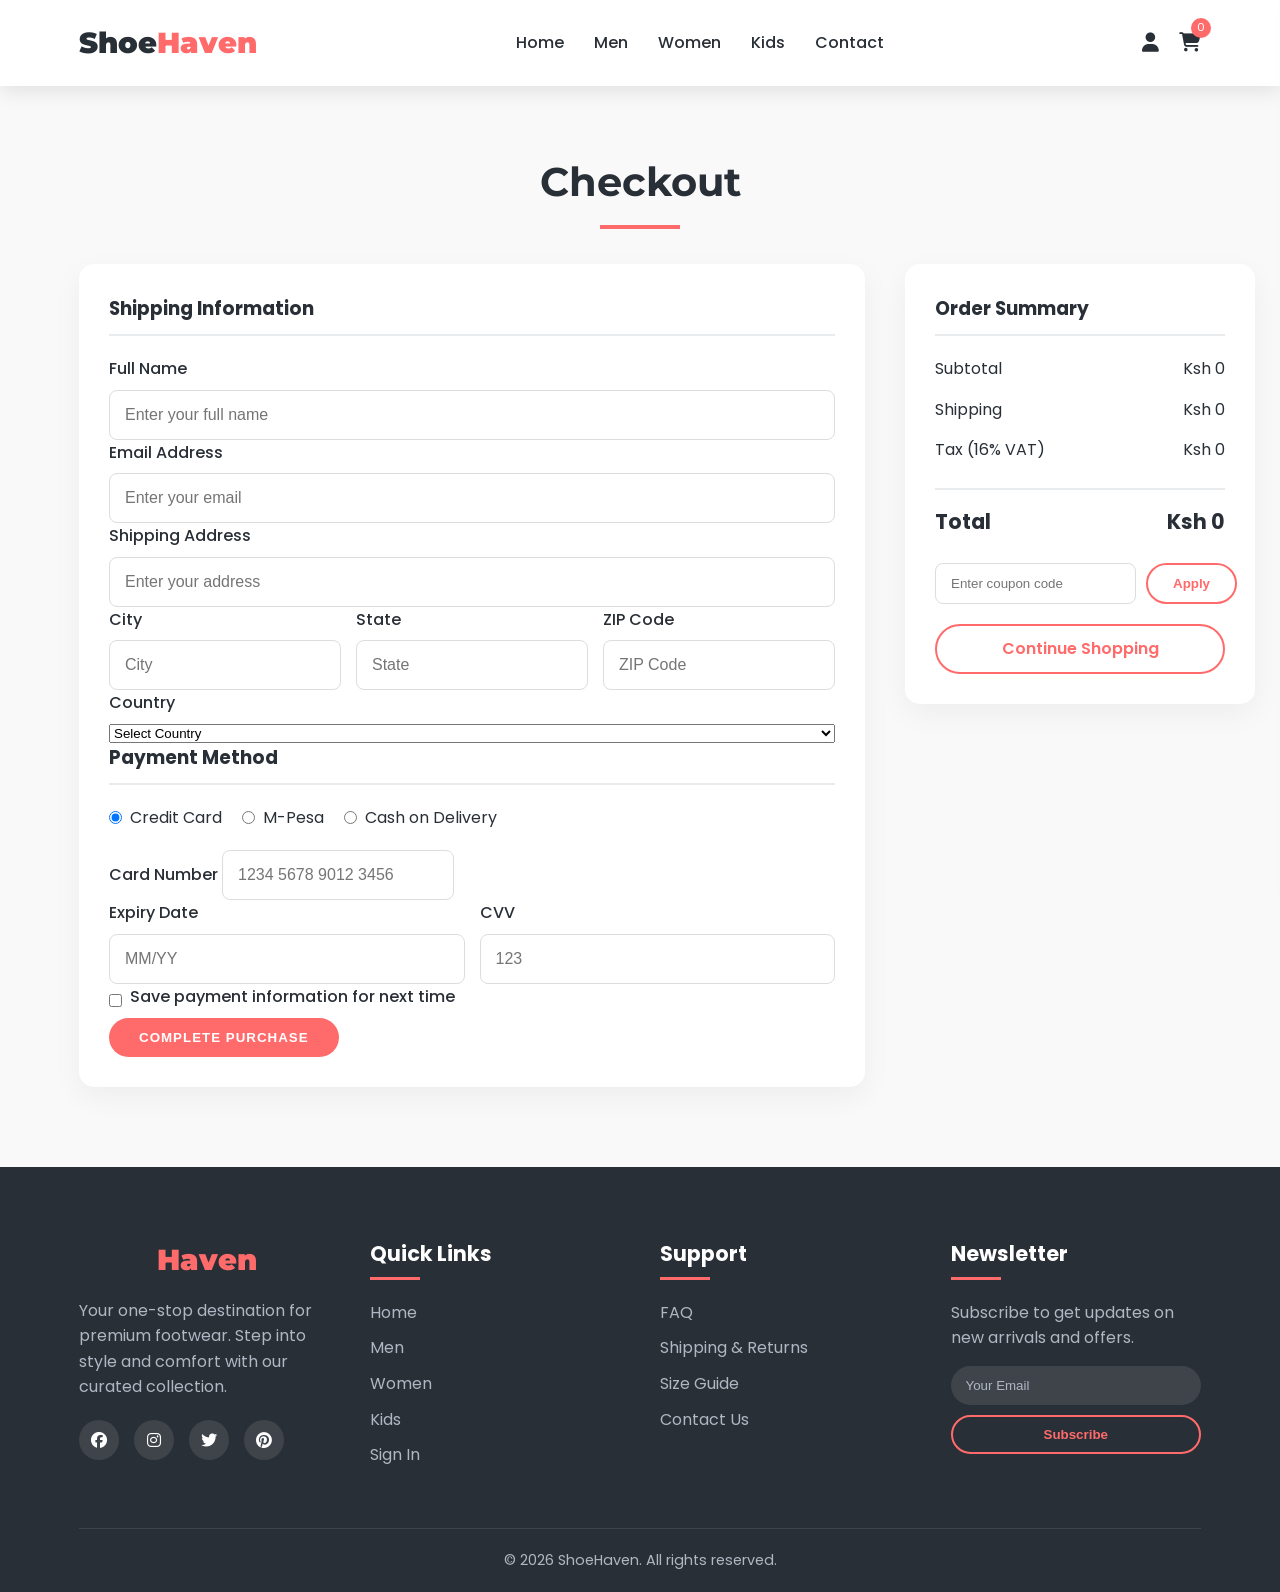
<file: checkout.html>
<!DOCTYPE html>
<html lang="en">
<head>
    <meta charset="UTF-8">
    <meta name="viewport" content="width=device-width, initial-scale=1.0">
    <title>Checkout - ShoeHaven</title>
    <link rel="stylesheet" href="https://cdnjs.cloudflare.com/ajax/libs/font-awesome/6.4.0/css/all.min.css">
    <link href="https://fonts.googleapis.com/css2?family=Poppins:wght@300;400;500;600;700&family=Montserrat:wght@700;800;900&display=swap" rel="stylesheet">
    <link rel="stylesheet" href="css/style.css">
    <link rel="stylesheet" href="css/responsive.css">
</head>
<body>
    <!-- Navigation -->
    <header>
        <nav class="navbar">
            <div class="container">
                <a href="index.html" class="logo">Shoe<span>Haven</span></a>
                
                <ul class="nav-menu">
                    <li><a href="index.html">Home</a></li>
                    <li><a href="men.html">Men</a></li>
                    <li><a href="women.html">Women</a></li>
                    <li><a href="kids.html">Kids</a></li>
                    <li><a href="#contact">Contact</a></li>
                </ul>
                
                <div class="nav-icons">
                    <a href="signin.html" class="user-icon"><i class="fas fa-user"></i></a>
                    <a href="#" class="cart-icon" id="cartIcon">
                        <i class="fas fa-shopping-cart"></i>
                        <span class="cart-count" id="cartCount">0</span>
                    </a>
                    <button class="hamburger" id="hamburger">
                        <i class="fas fa-bars"></i>
                    </button>
                </div>
            </div>
        </nav>
    </header>

    <!-- Checkout Section -->
    <section class="checkout-container">
        <div class="container">
            <h2 class="section-title">Checkout</h2>
            
            <div class="checkout-grid">
                <!-- Checkout Form -->
                <div class="checkout-form">
                    <form id="checkoutForm">
                        <h3>Shipping Information</h3>
                        
                        <div class="form-group">
                            <label for="fullName">Full Name</label>
                            <input type="text" id="fullName" placeholder="Enter your full name" required>
                        </div>
                        
                        <div class="form-group">
                            <label for="email">Email Address</label>
                            <input type="email" id="email" placeholder="Enter your email" required>
                        </div>
                        
                        <div class="form-group">
                            <label for="address">Shipping Address</label>
                            <input type="text" id="address" placeholder="Enter your address" required>
                        </div>
                        
                        <div class="form-row">
                            <div class="form-group">
                                <label for="city">City</label>
                                <input type="text" id="city" placeholder="City" required>
                            </div>
                            
                            <div class="form-group">
                                <label for="state">State</label>
                                <input type="text" id="state" placeholder="State" required>
                            </div>
                            
                            <div class="form-group">
                                <label for="zip">ZIP Code</label>
                                <input type="text" id="zip" placeholder="ZIP Code" required>
                            </div>
                        </div>
                        
                        <div class="form-group">
                            <label for="country">Country</label>
                            <select id="country" required>
                                <option value="">Select Country</option>
                                <option value="KE">Kenya</option>
                                <option value="TZ">Tanzania</option>
                                <option value="UG">Uganda</option>
                                <option value="RW">Rwanda</option>
                            </select>
                        </div>
                        
                        <h3>Payment Method</h3>
                        
                        <div class="payment-methods">
                            <div class="payment-option">
                                <input type="radio" id="creditCard" name="payment" value="credit" checked>
                                <label for="creditCard">Credit Card</label>
                            </div>
                            
                            <div class="payment-option">
                                <input type="radio" id="mpesa" name="payment" value="mpesa">
                                <label for="mpesa">M-Pesa</label>
                            </div>
                            
                            <div class="payment-option">
                                <input type="radio" id="cashOnDelivery" name="payment" value="cash">
                                <label for="cashOnDelivery">Cash on Delivery</label>
                            </div>
                        </div>
                        
                        <div class="form-group" id="cardDetails">
                            <label for="cardNumber">Card Number</label>
                            <input type="text" id="cardNumber" placeholder="1234 5678 9012 3456">
                        </div>
                        
                        <div class="form-row" id="cardExpiryCvv">
                            <div class="form-group">
                                <label for="expiry">Expiry Date</label>
                                <input type="text" id="expiry" placeholder="MM/YY">
                            </div>
                            
                            <div class="form-group">
                                <label for="cvv">CVV</label>
                                <input type="text" id="cvv" placeholder="123">
                            </div>
                        </div>
                        
                        <div class="form-group" id="mpesaNumber" style="display: none;">
                            <label for="phoneNumber">M-Pesa Phone Number</label>
                            <input type="text" id="phoneNumber" placeholder="07XX XXX XXX">
                        </div>
                        
                        <div class="form-group">
                            <div class="remember-me">
                                <input type="checkbox" id="saveInfo">
                                <label for="saveInfo">Save payment information for next time</label>
                            </div>
                        </div>
                        
                        <button type="submit" class="btn-primary">Complete Purchase</button>
                    </form>
                </div>
                
                <!-- Order Summary -->
                <div class="checkout-summary">
                    <h3>Order Summary</h3>
                    
                    <div class="checkout-summary-items">
                        <!-- Order items will be loaded via JS -->
                    </div>
                    
                    <div class="summary-item">
                        <span>Subtotal</span>
                        <span id="checkoutSubtotal">Ksh 0</span>
                    </div>
                    
                    <div class="summary-item">
                        <span>Shipping</span>
                        <span id="checkoutShipping">Ksh 0</span>
                    </div>
                    
                    <div class="summary-item">
                        <span>Tax (16% VAT)</span>
                        <span id="checkoutTax">Ksh 0</span>
                    </div>
                    
                    <div class="summary-total">
                        <span>Total</span>
                        <span id="checkoutTotal">Ksh 0</span>
                    </div>
                    
                    <div class="coupon">
                        <input type="text" placeholder="Enter coupon code">
                        <button class="btn-secondary">Apply</button>
                    </div>
                    
                    <a href="index.html" class="btn-secondary" style="display: block; text-align: center; margin-top: 20px;">Continue Shopping</a>
                </div>
            </div>
        </div>
    </section>

    <!-- Footer -->
    <footer>
        <div class="container">
            <div class="footer-content">
                <div class="footer-col">
                    <a href="index.html" class="logo">Shoe<span>Haven</span></a>
                    <p>Your one-stop destination for premium footwear. Step into style and comfort with our curated collection.</p>
                    <div class="social-icons">
                        <a href="#"><i class="fab fa-facebook"></i></a>
                        <a href="#"><i class="fab fa-instagram"></i></a>
                        <a href="#"><i class="fab fa-twitter"></i></a>
                        <a href="#"><i class="fab fa-pinterest"></i></a>
                    </div>
                </div>
                <div class="footer-col">
                    <h3>Quick Links</h3>
                    <ul>
                        <li><a href="index.html">Home</a></li>
                        <li><a href="men.html">Men</a></li>
                        <li><a href="women.html">Women</a></li>
                        <li><a href="kids.html">Kids</a></li>
                        <li><a href="signin.html">Sign In</a></li>
                    </ul>
                </div>
                <div class="footer-col">
                    <h3>Support</h3>
                    <ul>
                        <li><a href="#">FAQ</a></li>
                        <li><a href="#">Shipping & Returns</a></li>
                        <li><a href="#">Size Guide</a></li>
                        <li><a href="#">Contact Us</a></li>
                    </ul>
                </div>
                <div class="footer-col">
                    <h3>Newsletter</h3>
                    <p>Subscribe to get updates on new arrivals and offers.</p>
                    <form id="newsletterForm">
                        <input type="email" placeholder="Your Email" required>
                        <button type="submit" class="btn-secondary">Subscribe</button>
                    </form>
                </div>
            </div>
            <div class="footer-bottom">
                <p>&copy; 2026 ShoeHaven. All rights reserved.</p>
            </div>
        </div>
    </footer>

    <!-- Cart Sidebar -->
    <div class="cart-sidebar" id="cartSidebar">
        <div class="cart-header">
            <h3>Your Cart</h3>
            <button class="close-cart" id="closeCart"><i class="fas fa-times"></i></button>
        </div>
        <div class="cart-items" id="cartItems">
            <!-- Cart items will be loaded here -->
        </div>
        <div class="cart-footer">
            <div class="cart-total">
                <span>Total:</span>
                <span id="cartTotal">Ksh 0</span>
            </div>
            <a href="checkout.html" class="btn-primary">Checkout</a>
            <a href="#" class="btn-secondary" id="continueShopping">Continue Shopping</a>
        </div>
    </div>
    <div class="overlay" id="overlay"></div>

    <!-- JavaScript -->
    <script src="js/main.js"></script>
    <script src="js/cart.js"></script>
    <script src="js/auth.js"></script>
    
    <script>
        // Payment method toggle
        document.addEventListener('DOMContentLoaded', function() {
            const paymentMethods = document.querySelectorAll('input[name="payment"]');
            const cardDetails = document.getElementById('cardDetails');
            const cardExpiryCvv = document.getElementById('cardExpiryCvv');
            const mpesaNumber = document.getElementById('mpesaNumber');
            
            function togglePaymentFields() {
                const selectedMethod = document.querySelector('input[name="payment"]:checked').value;
                
                if (selectedMethod === 'credit') {
                    cardDetails.style.display = 'block';
                    cardExpiryCvv.style.display = 'flex';
                    mpesaNumber.style.display = 'none';
                    
                    // Make card fields required
                    document.getElementById('cardNumber').required = true;
                    document.getElementById('expiry').required = true;
                    document.getElementById('cvv').required = true;
                    document.getElementById('phoneNumber').required = false;
                } else if (selectedMethod === 'mpesa') {
                    cardDetails.style.display = 'none';
                    cardExpiryCvv.style.display = 'none';
                    mpesaNumber.style.display = 'block';
                    
                    // Make M-Pesa field required
                    document.getElementById('cardNumber').required = false;
                    document.getElementById('expiry').required = false;
                    document.getElementById('cvv').required = false;
                    document.getElementById('phoneNumber').required = true;
                } else {
                    cardDetails.style.display = 'none';
                    cardExpiryCvv.style.display = 'none';
                    mpesaNumber.style.display = 'none';
                    
                    // No fields required for cash on delivery
                    document.getElementById('cardNumber').required = false;
                    document.getElementById('expiry').required = false;
                    document.getElementById('cvv').required = false;
                    document.getElementById('phoneNumber').required = false;
                }
            }
            
            // Add event listeners to payment method radio buttons
            paymentMethods.forEach(method => {
                method.addEventListener('change', togglePaymentFields);
            });
            
            // Initialize payment fields
            togglePaymentFields();
        });
    </script>
    
    <style>
        .form-row {
            display: flex;
            gap: 15px;
        }
        
        .form-row .form-group {
            flex: 1;
        }
        
        .payment-methods {
            display: flex;
            gap: 20px;
            margin-bottom: 20px;
        }
        
        .payment-option {
            display: flex;
            align-items: center;
            gap: 8px;
        }
        
        .coupon {
            display: flex;
            gap: 10px;
            margin-top: 20px;
        }
        
        .coupon input {
            flex: 1;
            padding: 12px 15px;
            border: 1px solid #ddd;
            border-radius: 8px;
        }
    </style>
</body>
</html>
</file>
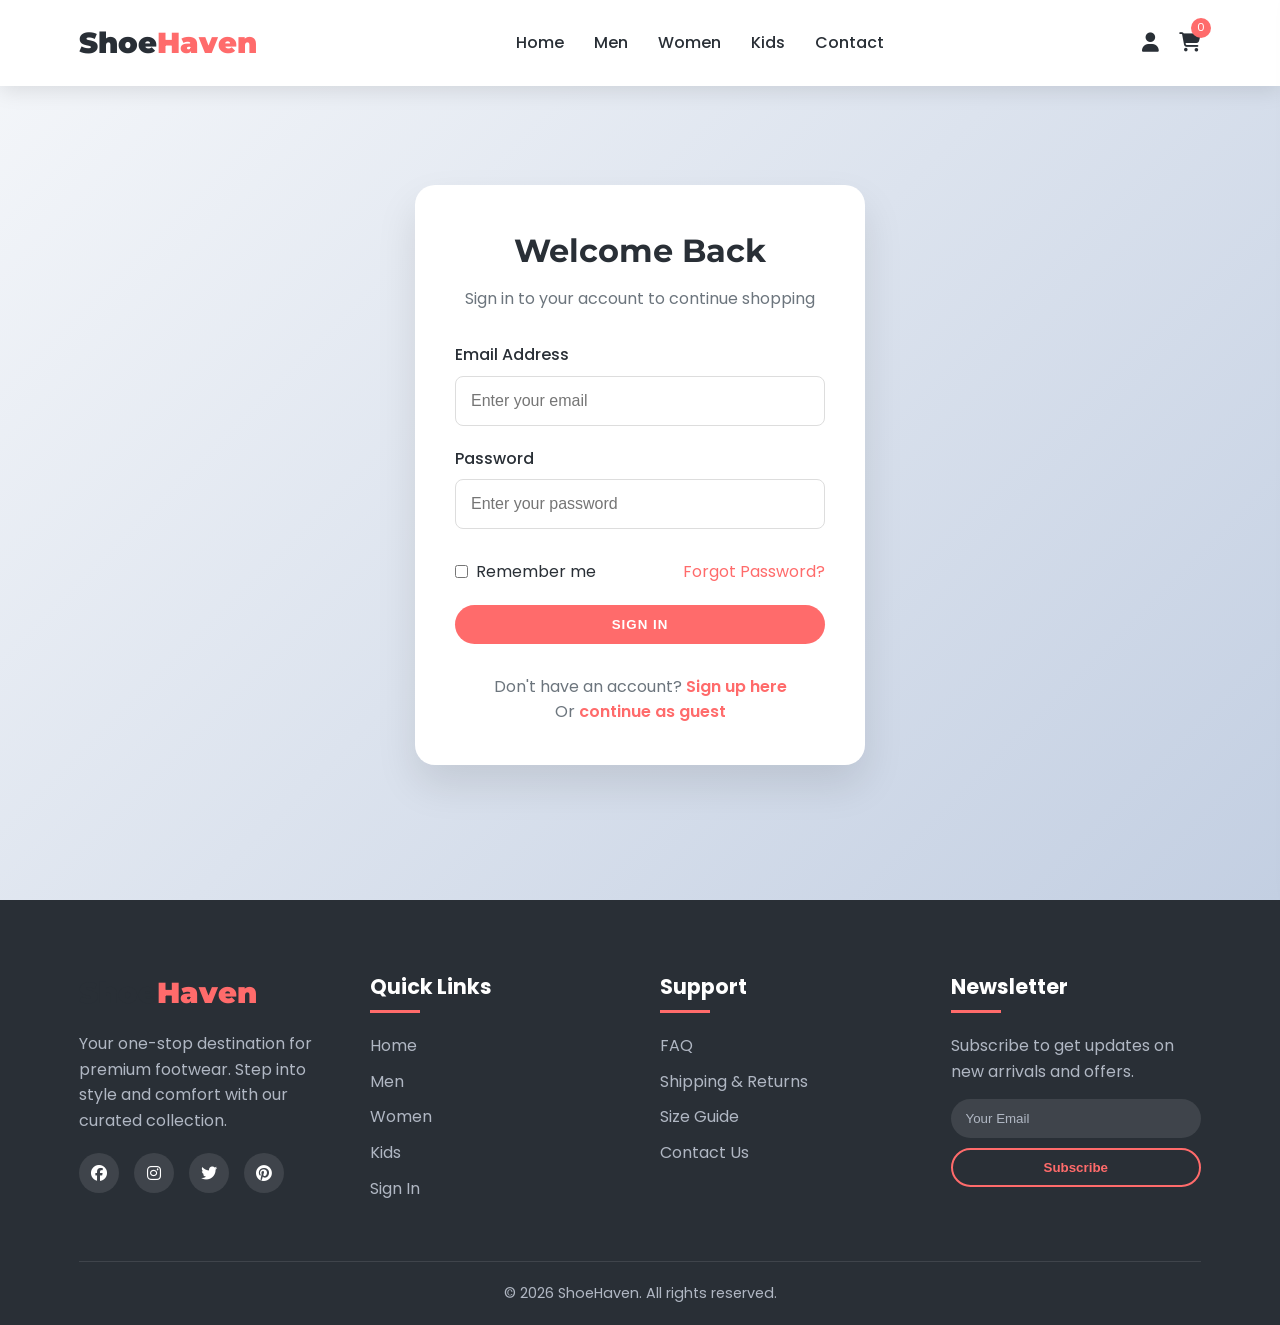
<file: signin.html>
<!DOCTYPE html>
<html lang="en">
<head>
    <meta charset="UTF-8">
    <meta name="viewport" content="width=device-width, initial-scale=1.0">
    <title>Sign In - ShoeHaven</title>
    <link rel="stylesheet" href="https://cdnjs.cloudflare.com/ajax/libs/font-awesome/6.4.0/css/all.min.css">
    <link href="https://fonts.googleapis.com/css2?family=Poppins:wght@300;400;500;600;700&family=Montserrat:wght@700;800;900&display=swap" rel="stylesheet">
    <link rel="stylesheet" href="css/style.css">
    <link rel="stylesheet" href="css/responsive.css">
</head>
<body>
    <!-- Navigation -->
    <header>
        <nav class="navbar">
            <div class="container">
                <a href="index.html" class="logo">Shoe<span>Haven</span></a>
                
                <ul class="nav-menu">
                    <li><a href="index.html">Home</a></li>
                    <li><a href="men.html">Men</a></li>
                    <li><a href="women.html">Women</a></li>
                    <li><a href="kids.html">Kids</a></li>
                    <li><a href="#contact">Contact</a></li>
                </ul>
                
                <div class="nav-icons">
                    <a href="signin.html" class="user-icon"><i class="fas fa-user"></i></a>
                    <a href="#" class="cart-icon" id="cartIcon">
                        <i class="fas fa-shopping-cart"></i>
                        <span class="cart-count" id="cartCount">0</span>
                    </a>
                    <button class="hamburger" id="hamburger">
                        <i class="fas fa-bars"></i>
                    </button>
                </div>
            </div>
        </nav>
    </header>

    <!-- Auth Container -->
    <section class="auth-container">
        <div class="auth-box">
            <div class="auth-header">
                <h2>Welcome Back</h2>
                <p>Sign in to your account to continue shopping</p>
            </div>
            
            <form class="auth-form" id="signinForm">
                <div class="form-group">
                    <label for="email">Email Address</label>
                    <input type="email" id="email" placeholder="Enter your email" required>
                </div>
                
                <div class="form-group">
                    <label for="password">Password</label>
                    <input type="password" id="password" placeholder="Enter your password" required>
                </div>
                
                <div class="auth-options">
                    <div class="remember-me">
                        <input type="checkbox" id="remember">
                        <label for="remember">Remember me</label>
                    </div>
                    <a href="#" class="forgot-password">Forgot Password?</a>
                </div>
                
                <button type="submit" class="btn-primary">Sign In</button>
            </form>
            
            <div class="auth-footer">
                <p>Don't have an account? <a href="signup.html">Sign up here</a></p>
                <p>Or <a href="index.html">continue as guest</a></p>
            </div>
        </div>
    </section>

    <!-- Footer -->
    <footer>
        <div class="container">
            <div class="footer-content">
                <div class="footer-col">
                    <a href="index.html" class="logo">Shoe<span>Haven</span></a>
                    <p>Your one-stop destination for premium footwear. Step into style and comfort with our curated collection.</p>
                    <div class="social-icons">
                        <a href="#"><i class="fab fa-facebook"></i></a>
                        <a href="#"><i class="fab fa-instagram"></i></a>
                        <a href="#"><i class="fab fa-twitter"></i></a>
                        <a href="#"><i class="fab fa-pinterest"></i></a>
                    </div>
                </div>
                <div class="footer-col">
                    <h3>Quick Links</h3>
                    <ul>
                        <li><a href="index.html">Home</a></li>
                        <li><a href="men.html">Men</a></li>
                        <li><a href="women.html">Women</a></li>
                        <li><a href="kids.html">Kids</a></li>
                        <li><a href="signin.html">Sign In</a></li>
                    </ul>
                </div>
                <div class="footer-col">
                    <h3>Support</h3>
                    <ul>
                        <li><a href="#">FAQ</a></li>
                        <li><a href="#">Shipping & Returns</a></li>
                        <li><a href="#">Size Guide</a></li>
                        <li><a href="#">Contact Us</a></li>
                    </ul>
                </div>
                <div class="footer-col">
                    <h3>Newsletter</h3>
                    <p>Subscribe to get updates on new arrivals and offers.</p>
                    <form id="newsletterForm">
                        <input type="email" placeholder="Your Email" required>
                        <button type="submit" class="btn-secondary">Subscribe</button>
                    </form>
                </div>
            </div>
            <div class="footer-bottom">
                <p>&copy; 2026 ShoeHaven. All rights reserved.</p>
            </div>
        </div>
    </footer>

    <!-- Cart Sidebar -->
    <div class="cart-sidebar" id="cartSidebar">
        <div class="cart-header">
            <h3>Your Cart</h3>
            <button class="close-cart" id="closeCart"><i class="fas fa-times"></i></button>
        </div>
        <div class="cart-items" id="cartItems">
            <!-- Cart items will be loaded here -->
        </div>
        <div class="cart-footer">
            <div class="cart-total">
                <span>Total:</span>
                <span id="cartTotal">$0.00</span>
            </div>
            <a href="checkout.html" class="btn-primary">Checkout</a>
            <a href="#" class="btn-secondary" id="continueShopping">Continue Shopping</a>
        </div>
    </div>
    <div class="overlay" id="overlay"></div>

    <!-- JavaScript -->
    <script src="js/main.js"></script>
    <script src="js/cart.js"></script>
    <script src="js/auth.js"></script>
</body>
</html>
</file>
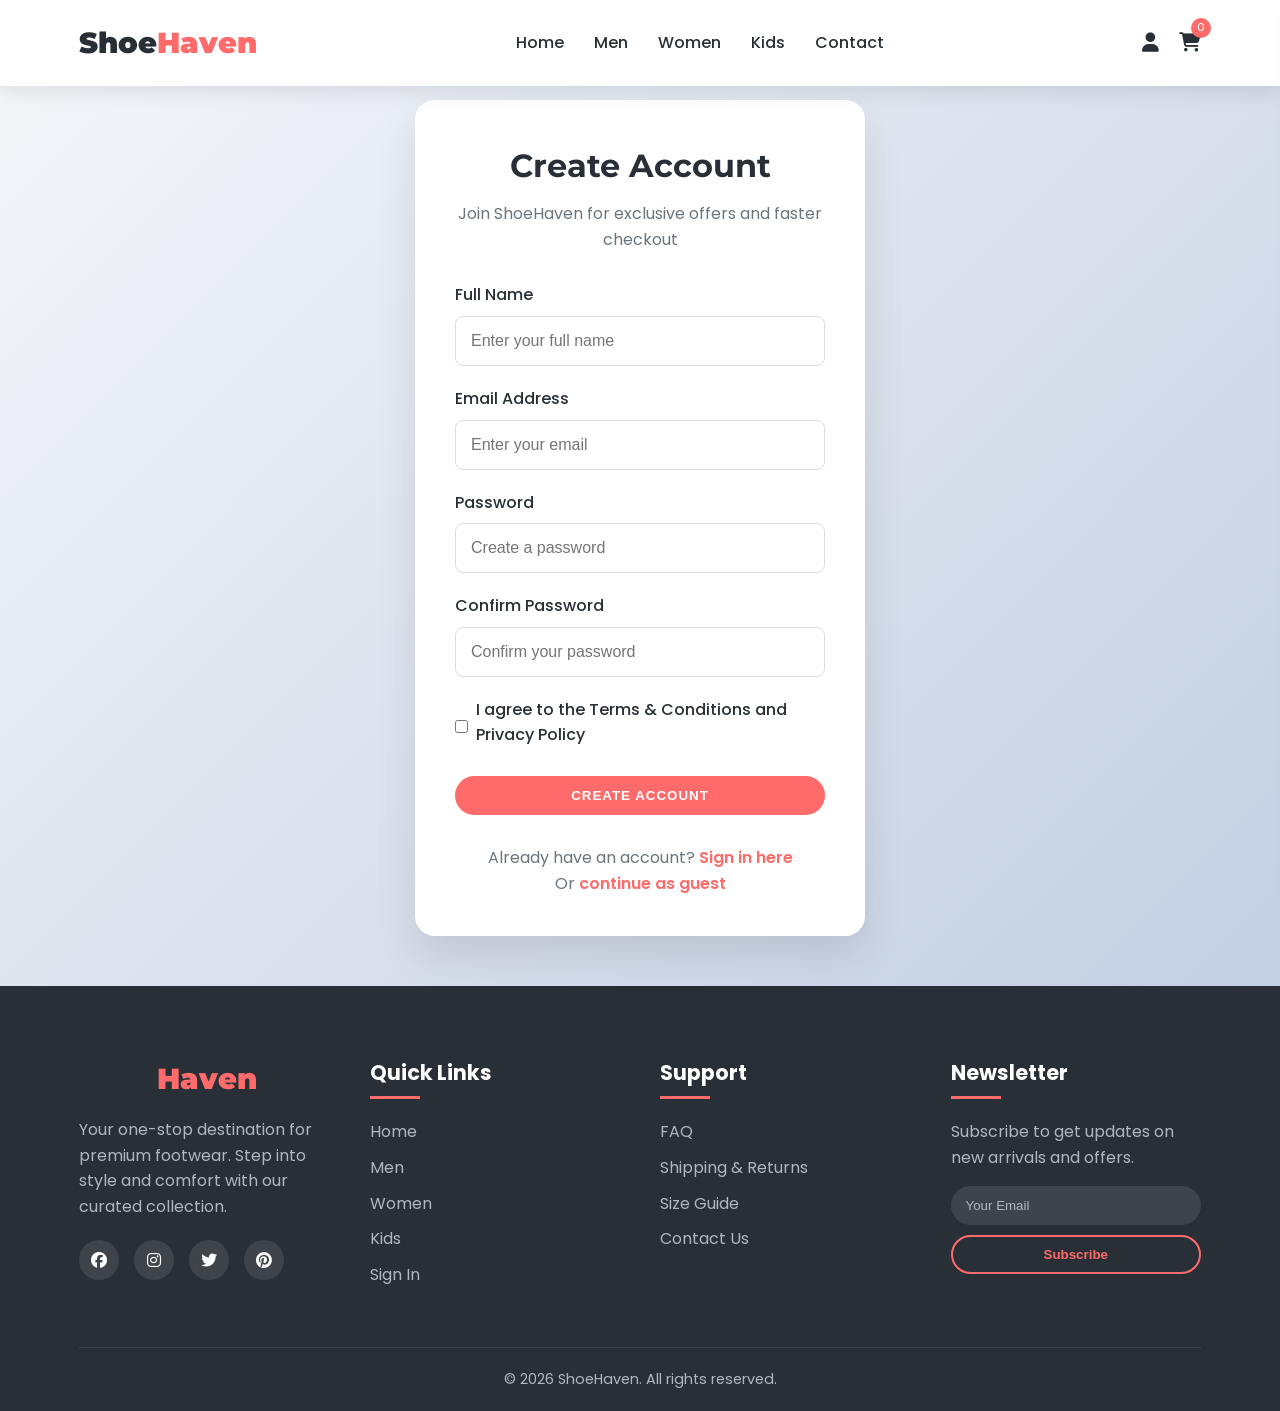
<file: signup.html>
<!DOCTYPE html>
<html lang="en">
<head>
    <meta charset="UTF-8">
    <meta name="viewport" content="width=device-width, initial-scale=1.0">
    <title>Sign Up - ShoeHaven</title>
    <link rel="stylesheet" href="https://cdnjs.cloudflare.com/ajax/libs/font-awesome/6.4.0/css/all.min.css">
    <link href="https://fonts.googleapis.com/css2?family=Poppins:wght@300;400;500;600;700&family=Montserrat:wght@700;800;900&display=swap" rel="stylesheet">
    <link rel="stylesheet" href="css/style.css">
    <link rel="stylesheet" href="css/responsive.css">
</head>
<body>
    <!-- Navigation -->
    <header>
        <nav class="navbar">
            <div class="container">
                <a href="index.html" class="logo">Shoe<span>Haven</span></a>
                
                <ul class="nav-menu">
                    <li><a href="index.html">Home</a></li>
                    <li><a href="men.html">Men</a></li>
                    <li><a href="women.html">Women</a></li>
                    <li><a href="kids.html">Kids</a></li>
                    <li><a href="#contact">Contact</a></li>
                </ul>
                
                <div class="nav-icons">
                    <a href="signin.html" class="user-icon"><i class="fas fa-user"></i></a>
                    <a href="#" class="cart-icon" id="cartIcon">
                        <i class="fas fa-shopping-cart"></i>
                        <span class="cart-count" id="cartCount">0</span>
                    </a>
                    <button class="hamburger" id="hamburger">
                        <i class="fas fa-bars"></i>
                    </button>
                </div>
            </div>
        </nav>
    </header>

    <!-- Auth Container -->
    <section class="auth-container">
        <div class="auth-box">
            <div class="auth-header">
                <h2>Create Account</h2>
                <p>Join ShoeHaven for exclusive offers and faster checkout</p>
            </div>
            
            <form class="auth-form" id="signupForm">
                <div class="form-group">
                    <label for="name">Full Name</label>
                    <input type="text" id="name" placeholder="Enter your full name" required>
                </div>
                
                <div class="form-group">
                    <label for="email">Email Address</label>
                    <input type="email" id="email" placeholder="Enter your email" required>
                </div>
                
                <div class="form-group">
                    <label for="password">Password</label>
                    <input type="password" id="password" placeholder="Create a password" required>
                </div>
                
                <div class="form-group">
                    <label for="confirmPassword">Confirm Password</label>
                    <input type="password" id="confirmPassword" placeholder="Confirm your password" required>
                </div>
                
                <div class="form-group">
                    <div class="remember-me">
                        <input type="checkbox" id="terms" required>
                        <label for="terms">I agree to the <a href="#">Terms & Conditions</a> and <a href="#">Privacy Policy</a></label>
                    </div>
                </div>
                
                <button type="submit" class="btn-primary">Create Account</button>
            </form>
            
            <div class="auth-footer">
                <p>Already have an account? <a href="signin.html">Sign in here</a></p>
                <p>Or <a href="index.html">continue as guest</a></p>
            </div>
        </div>
    </section>

    <!-- Footer -->
    <footer>
        <div class="container">
            <div class="footer-content">
                <div class="footer-col">
                    <a href="index.html" class="logo">Shoe<span>Haven</span></a>
                    <p>Your one-stop destination for premium footwear. Step into style and comfort with our curated collection.</p>
                    <div class="social-icons">
                        <a href="#"><i class="fab fa-facebook"></i></a>
                        <a href="#"><i class="fab fa-instagram"></i></a>
                        <a href="#"><i class="fab fa-twitter"></i></a>
                        <a href="#"><i class="fab fa-pinterest"></i></a>
                    </div>
                </div>
                <div class="footer-col">
                    <h3>Quick Links</h3>
                    <ul>
                        <li><a href="index.html">Home</a></li>
                        <li><a href="men.html">Men</a></li>
                        <li><a href="women.html">Women</a></li>
                        <li><a href="kids.html">Kids</a></li>
                        <li><a href="signin.html">Sign In</a></li>
                    </ul>
                </div>
                <div class="footer-col">
                    <h3>Support</h3>
                    <ul>
                        <li><a href="#">FAQ</a></li>
                        <li><a href="#">Shipping & Returns</a></li>
                        <li><a href="#">Size Guide</a></li>
                        <li><a href="#">Contact Us</a></li>
                    </ul>
                </div>
                <div class="footer-col">
                    <h3>Newsletter</h3>
                    <p>Subscribe to get updates on new arrivals and offers.</p>
                    <form id="newsletterForm">
                        <input type="email" placeholder="Your Email" required>
                        <button type="submit" class="btn-secondary">Subscribe</button>
                    </form>
                </div>
            </div>
            <div class="footer-bottom">
                <p>&copy; 2026 ShoeHaven. All rights reserved.</p>
            </div>
        </div>
    </footer>

    <!-- Cart Sidebar -->
    <div class="cart-sidebar" id="cartSidebar">
        <div class="cart-header">
            <h3>Your Cart</h3>
            <button class="close-cart" id="closeCart"><i class="fas fa-times"></i></button>
        </div>
        <div class="cart-items" id="cartItems">
            <!-- Cart items will be loaded here -->
        </div>
        <div class="cart-footer">
            <div class="cart-total">
                <span>Total:</span>
                <span id="cartTotal">$0.00</span>
            </div>
            <a href="checkout.html" class="btn-primary">Checkout</a>
            <a href="#" class="btn-secondary" id="continueShopping">Continue Shopping</a>
        </div>
    </div>
    <div class="overlay" id="overlay"></div>

    <!-- JavaScript -->
    <script src="js/main.js"></script>
    <script src="js/cart.js"></script>
    <script src="js/auth.js"></script>
</body>
</html>
</file>
<file: css/style.css>
* {
    margin: 0;
    padding: 0;
    box-sizing: border-box;
}

:root {
    --primary: #FF6B6B;
    --secondary: #4ECDC4;
    --dark: #292F36;
    --light: #F7FFF7;
    --accent: #FFE66D;
    --gray: #6C757D;
    --light-gray: #E9ECEF;
}

body {
    font-family: 'Poppins', sans-serif;
    color: var(--dark);
    background-color: #f9f9f9;
    line-height: 1.6;
}

a {
    text-decoration: none;
    color: inherit;
}

ul {
    list-style: none;
}

.container {
    width: 90%;
    max-width: 1200px;
    margin: 0 auto;
    padding: 0 15px;
}

.btn-primary {
    display: inline-block;
    background-color: var(--primary);
    color: white;
    padding: 12px 30px;
    border-radius: 30px;
    font-weight: 600;
    text-transform: uppercase;
    letter-spacing: 1px;
    transition: all 0.3s ease;
    border: none;
    cursor: pointer;
}

.btn-primary:hover {
    background-color: #ff5252;
    transform: translateY(-3px);
    box-shadow: 0 10px 20px rgba(255, 107, 107, 0.2);
}

.btn-secondary {
    display: inline-block;
    background-color: transparent;
    color: var(--primary);
    padding: 10px 25px;
    border-radius: 30px;
    font-weight: 600;
    border: 2px solid var(--primary);
    transition: all 0.3s ease;
}

.btn-secondary:hover {
    background-color: var(--primary);
    color: white;
}

.section-title {
    font-family: 'Montserrat', sans-serif;
    font-size: 2.5rem;
    text-align: center;
    margin-bottom: 50px;
    position: relative;
}

.section-title::after {
    content: '';
    position: absolute;
    width: 80px;
    height: 4px;
    background-color: var(--primary);
    bottom: -15px;
    left: 50%;
    transform: translateX(-50%);
}

/* Navigation */
.navbar {
    background-color: white;
    box-shadow: 0 5px 20px rgba(0, 0, 0, 0.1);
    position: fixed;
    width: 100%;
    top: 0;
    z-index: 1000;
}

.navbar .container {
    display: flex;
    justify-content: space-between;
    align-items: center;
    padding: 20px 15px;
}

.logo {
    font-family: 'Montserrat', sans-serif;
    font-size: 1.8rem;
    font-weight: 900;
    color: var(--dark);
}

.logo span {
    color: var(--primary);
}

.nav-menu {
    display: flex;
    gap: 30px;
}

.nav-menu a {
    font-weight: 500;
    transition: color 0.3s ease;
    position: relative;
}

.nav-menu a:hover, .nav-menu a.active {
    color: var(--primary);
}

.nav-menu a.active::after {
    content: '';
    position: absolute;
    width: 100%;
    height: 3px;
    background-color: var(--primary);
    bottom: -5px;
    left: 0;
}

.nav-icons {
    display: flex;
    align-items: center;
    gap: 20px;
}

.user-icon, .cart-icon {
    font-size: 1.2rem;
    position: relative;
    transition: color 0.3s ease;
}

.user-icon:hover, .cart-icon:hover {
    color: var(--primary);
}

.cart-count {
    position: absolute;
    top: -10px;
    right: -10px;
    background-color: var(--primary);
    color: white;
    font-size: 0.7rem;
    width: 20px;
    height: 20px;
    border-radius: 50%;
    display: flex;
    align-items: center;
    justify-content: center;
}

.hamburger {
    display: none;
    background: none;
    border: none;
    font-size: 1.5rem;
    cursor: pointer;
    color: var(--dark);
}

/* Hero Section */
.hero {
    padding: 150px 0 80px;
    background: linear-gradient(135deg, #f5f7fa 0%, #c3cfe2 100%);
    overflow: hidden;
}

.hero .container {
    display: flex;
    align-items: center;
    justify-content: space-between;
    gap: 40px;
}

.hero-content {
    flex: 1;
}

.hero-content h1 {
    font-family: 'Montserrat', sans-serif;
    font-size: 3.5rem;
    line-height: 1.2;
    margin-bottom: 20px;
}

.hero-content h1 span {
    color: var(--primary);
}

.hero-content p {
    font-size: 1.1rem;
    margin-bottom: 30px;
    color: var(--gray);
    max-width: 500px;
}

.hero-image {
    flex: 1;
    text-align: center;
}

.hero-image img {
    max-width: 100%;
    border-radius: 20px;
    box-shadow: 0 20px 40px rgba(0, 0, 0, 0.1);
    transform: perspective(1000px) rotateY(-10deg);
    transition: transform 0.5s ease;
}

.hero-image img:hover {
    transform: perspective(1000px) rotateY(0deg);
}

/* Categories */
.categories {
    padding: 80px 0;
}

.category-grid {
    display: grid;
    grid-template-columns: repeat(auto-fit, minmax(300px, 1fr));
    gap: 30px;
}

.category-card {
    background-color: white;
    border-radius: 15px;
    overflow: hidden;
    box-shadow: 0 10px 30px rgba(0, 0, 0, 0.08);
    transition: transform 0.3s ease, box-shadow 0.3s ease;
}

.category-card:hover {
    transform: translateY(-10px);
    box-shadow: 0 15px 40px rgba(0, 0, 0, 0.15);
}

.category-img {
    height: 250px;
    overflow: hidden;
}

.category-img img {
    width: 100%;
    height: 100%;
    object-fit: cover;
    transition: transform 0.5s ease;
}

.category-card:hover .category-img img {
    transform: scale(1.05);
}

.category-card h3 {
    padding: 20px 20px 10px;
    font-size: 1.5rem;
}

.category-card p {
    padding: 0 20px 20px;
    color: var(--gray);
}

/* Products */
.featured {
    padding: 80px 0;
    background-color: var(--light-gray);
}

.products-grid {
    display: grid;
    grid-template-columns: repeat(auto-fill, minmax(280px, 1fr));
    gap: 30px;
}

.product-card {
    background-color: white;
    border-radius: 15px;
    overflow: hidden;
    box-shadow: 0 5px 15px rgba(0, 0, 0, 0.05);
    transition: transform 0.3s ease;
}

.product-card:hover {
    transform: translateY(-10px);
}

.product-img {
    height: 200px;
    overflow: hidden;
    position: relative;
}

.product-img img {
    width: 100%;
    height: 100%;
    object-fit: cover;
}

.product-info {
    padding: 20px;
}

.product-title {
    font-size: 1.2rem;
    margin-bottom: 5px;
}

.product-category {
    color: var(--gray);
    font-size: 0.9rem;
    margin-bottom: 10px;
}

.product-price {
    font-size: 1.3rem;
    font-weight: 700;
    color: var(--primary);
    margin-bottom: 15px;
}

.add-to-cart {
    width: 100%;
    padding: 12px;
    background-color: var(--dark);
    color: white;
    border: none;
    border-radius: 8px;
    font-weight: 600;
    cursor: pointer;
    transition: background-color 0.3s ease;
}

.add-to-cart:hover {
    background-color: var(--primary);
}

/* Footer */
footer {
    background-color: var(--dark);
    color: white;
    padding: 70px 0 20px;
}

.footer-content {
    display: grid;
    grid-template-columns: repeat(auto-fit, minmax(250px, 1fr));
    gap: 40px;
    margin-bottom: 50px;
}

.footer-col p {
    margin: 15px 0;
    color: #b0b7c3;
}

.social-icons {
    display: flex;
    gap: 15px;
    margin-top: 20px;
}

.social-icons a {
    display: inline-flex;
    align-items: center;
    justify-content: center;
    width: 40px;
    height: 40px;
    background-color: rgba(255, 255, 255, 0.1);
    border-radius: 50%;
    transition: all 0.3s ease;
}

.social-icons a:hover {
    background-color: var(--primary);
    transform: translateY(-5px);
}

.footer-col h3 {
    font-size: 1.3rem;
    margin-bottom: 20px;
    position: relative;
    padding-bottom: 10px;
}

.footer-col h3::after {
    content: '';
    position: absolute;
    width: 50px;
    height: 3px;
    background-color: var(--primary);
    bottom: 0;
    left: 0;
}

.footer-col ul li {
    margin-bottom: 10px;
}

.footer-col ul li a {
    color: #b0b7c3;
    transition: color 0.3s ease;
}

.footer-col ul li a:hover {
    color: var(--primary);
    padding-left: 5px;
}

.footer-col form {
    display: flex;
    flex-direction: column;
    gap: 10px;
    margin-top: 15px;
}

.footer-col input {
    padding: 12px 15px;
    border-radius: 30px;
    border: none;
    background-color: rgba(255, 255, 255, 0.1);
    color: white;
}

.footer-col input::placeholder {
    color: #b0b7c3;
}

.footer-bottom {
    text-align: center;
    padding-top: 20px;
    border-top: 1px solid rgba(255, 255, 255, 0.1);
    color: #b0b7c3;
    font-size: 0.9rem;
}

/* Cart Sidebar */
.cart-sidebar {
    position: fixed;
    top: 0;
    right: -400px;
    width: 380px;
    height: 100vh;
    background-color: white;
    box-shadow: -5px 0 20px rgba(0, 0, 0, 0.1);
    z-index: 1100;
    display: flex;
    flex-direction: column;
    transition: right 0.4s ease;
}

.cart-sidebar.active {
    right: 0;
}

.cart-header {
    display: flex;
    justify-content: space-between;
    align-items: center;
    padding: 20px;
    border-bottom: 1px solid var(--light-gray);
}

.close-cart {
    background: none;
    border: none;
    font-size: 1.5rem;
    cursor: pointer;
    color: var(--gray);
    transition: color 0.3s ease;
}

.close-cart:hover {
    color: var(--primary);
}

.cart-items {
    flex: 1;
    padding: 20px;
    overflow-y: auto;
}

.cart-item {
    display: flex;
    align-items: center;
    gap: 15px;
    padding: 15px 0;
    border-bottom: 1px solid var(--light-gray);
}

.cart-item-img {
    width: 80px;
    height: 80px;
    border-radius: 8px;
    overflow: hidden;
}

.cart-item-img img {
    width: 100%;
    height: 100%;
    object-fit: cover;
}

.cart-item-details {
    flex: 1;
}

.cart-item-title {
    font-weight: 600;
    margin-bottom: 5px;
}

.cart-item-price {
    color: var(--primary);
    font-weight: 700;
}

.cart-item-remove {
    background: none;
    border: none;
    color: var(--gray);
    cursor: pointer;
    transition: color 0.3s ease;
}

.cart-item-remove:hover {
    color: var(--primary);
}

.cart-footer {
    padding: 20px;
    border-top: 1px solid var(--light-gray);
}

.cart-total {
    display: flex;
    justify-content: space-between;
    font-size: 1.3rem;
    font-weight: 700;
    margin-bottom: 20px;
}

.overlay {
    position: fixed;
    top: 0;
    left: 0;
    width: 100%;
    height: 100%;
    background-color: rgba(0, 0, 0, 0.5);
    z-index: 1050;
    display: none;
}

.overlay.active {
    display: block;
}

/* Authentication Pages */
.auth-container {
    min-height: 100vh;
    display: flex;
    align-items: center;
    justify-content: center;
    padding: 100px 0 50px;
    background: linear-gradient(135deg, #f5f7fa 0%, #c3cfe2 100%);
}

.auth-box {
    background-color: white;
    border-radius: 20px;
    box-shadow: 0 20px 40px rgba(0, 0, 0, 0.1);
    width: 90%;
    max-width: 450px;
    padding: 40px;
}

.auth-header {
    text-align: center;
    margin-bottom: 30px;
}

.auth-header h2 {
    font-family: 'Montserrat', sans-serif;
    font-size: 2rem;
    margin-bottom: 10px;
}

.auth-header p {
    color: var(--gray);
}

.auth-form {
    display: flex;
    flex-direction: column;
    gap: 20px;
}

.form-group {
    display: flex;
    flex-direction: column;
}

.form-group label {
    margin-bottom: 8px;
    font-weight: 500;
}

.form-group input {
    padding: 15px;
    border: 1px solid #ddd;
    border-radius: 8px;
    font-size: 1rem;
    transition: border-color 0.3s ease;
}

.form-group input:focus {
    border-color: var(--primary);
    outline: none;
}

.auth-options {
    display: flex;
    justify-content: space-between;
    align-items: center;
    margin-top: 10px;
}

.remember-me {
    display: flex;
    align-items: center;
    gap: 8px;
}

.forgot-password {
    color: var(--primary);
    transition: color 0.3s ease;
}

.forgot-password:hover {
    color: #ff5252;
}

.auth-footer {
    text-align: center;
    margin-top: 30px;
    color: var(--gray);
}

.auth-footer a {
    color: var(--primary);
    font-weight: 600;
}

/* Product Pages */
.page-header {
    padding: 150px 0 80px;
    background: linear-gradient(135deg, #f5f7fa 0%, #c3cfe2 100%);
    text-align: center;
}

.page-header h1 {
    font-family: 'Montserrat', sans-serif;
    font-size: 3rem;
    margin-bottom: 10px;
}

.page-header p {
    font-size: 1.1rem;
    color: var(--gray);
    max-width: 600px;
    margin: 0 auto;
}

.products-section {
    padding: 80px 0;
}

.filters {
    display: flex;
    justify-content: space-between;
    align-items: center;
    margin-bottom: 40px;
    flex-wrap: wrap;
    gap: 15px;
}

.filter-group {
    display: flex;
    align-items: center;
    gap: 15px;
}

.filter-group select {
    padding: 10px 15px;
    border: 1px solid #ddd;
    border-radius: 8px;
    background-color: white;
    font-family: 'Poppins', sans-serif;
}

/* Checkout Page */
.checkout-container {
    padding: 150px 0 80px;
}

.checkout-grid {
    display: grid;
    grid-template-columns: 1fr 350px;
    gap: 40px;
}

.checkout-form {
    background-color: white;
    border-radius: 15px;
    padding: 30px;
    box-shadow: 0 10px 30px rgba(0, 0, 0, 0.05);
}

.checkout-form h3 {
    margin-bottom: 20px;
    padding-bottom: 10px;
    border-bottom: 2px solid var(--light-gray);
}

.checkout-summary {
    background-color: white;
    border-radius: 15px;
    padding: 30px;
    box-shadow: 0 10px 30px rgba(0, 0, 0, 0.05);
    align-self: start;
}

.checkout-summary h3 {
    margin-bottom: 20px;
    padding-bottom: 10px;
    border-bottom: 2px solid var(--light-gray);
}

.summary-item {
    display: flex;
    justify-content: space-between;
    margin-bottom: 15px;
}

.summary-total {
    display: flex;
    justify-content: space-between;
    font-size: 1.3rem;
    font-weight: 700;
    margin: 25px 0;
    padding-top: 15px;
    border-top: 2px solid var(--light-gray);
}
</file>
<file: css/responsive.css>
/* Tablet Styles */
@media (max-width: 992px) {
    .hero .container {
        flex-direction: column;
        text-align: center;
    }
    
    .hero-content h1 {
        font-size: 2.8rem;
    }
    
    .section-title {
        font-size: 2.2rem;
    }
    
    .checkout-grid {
        grid-template-columns: 1fr;
    }
}

/* Mobile Styles */
@media (max-width: 768px) {
    .nav-menu {
        position: fixed;
        top: 80px;
        left: -100%;
        width: 100%;
        height: calc(100vh - 80px);
        background-color: white;
        flex-direction: column;
        align-items: center;
        justify-content: flex-start;
        padding-top: 50px;
        transition: left 0.4s ease;
        z-index: 999;
    }
    
    .nav-menu.active {
        left: 0;
    }
    
    .hamburger {
        display: block;
    }
    
    .hero {
        padding: 130px 0 60px;
    }
    
    .hero-content h1 {
        font-size: 2.3rem;
    }
    
    .section-title {
        font-size: 1.8rem;
    }
    
    .category-grid, .products-grid {
        grid-template-columns: 1fr;
    }
    
    .filters {
        flex-direction: column;
        align-items: flex-start;
    }
    
    .cart-sidebar {
        width: 100%;
        right: -100%;
    }
    
    .auth-box {
        padding: 30px 20px;
    }
}

/* Small Mobile Styles */
@media (max-width: 480px) {
    .hero-content h1 {
        font-size: 2rem;
    }
    
    .btn-primary, .btn-secondary {
        padding: 10px 20px;
        font-size: 0.9rem;
    }
    
    .footer-content {
        grid-template-columns: 1fr;
    }
    
    .auth-box {
        width: 95%;
        padding: 25px 15px;
    }
}
</file>
